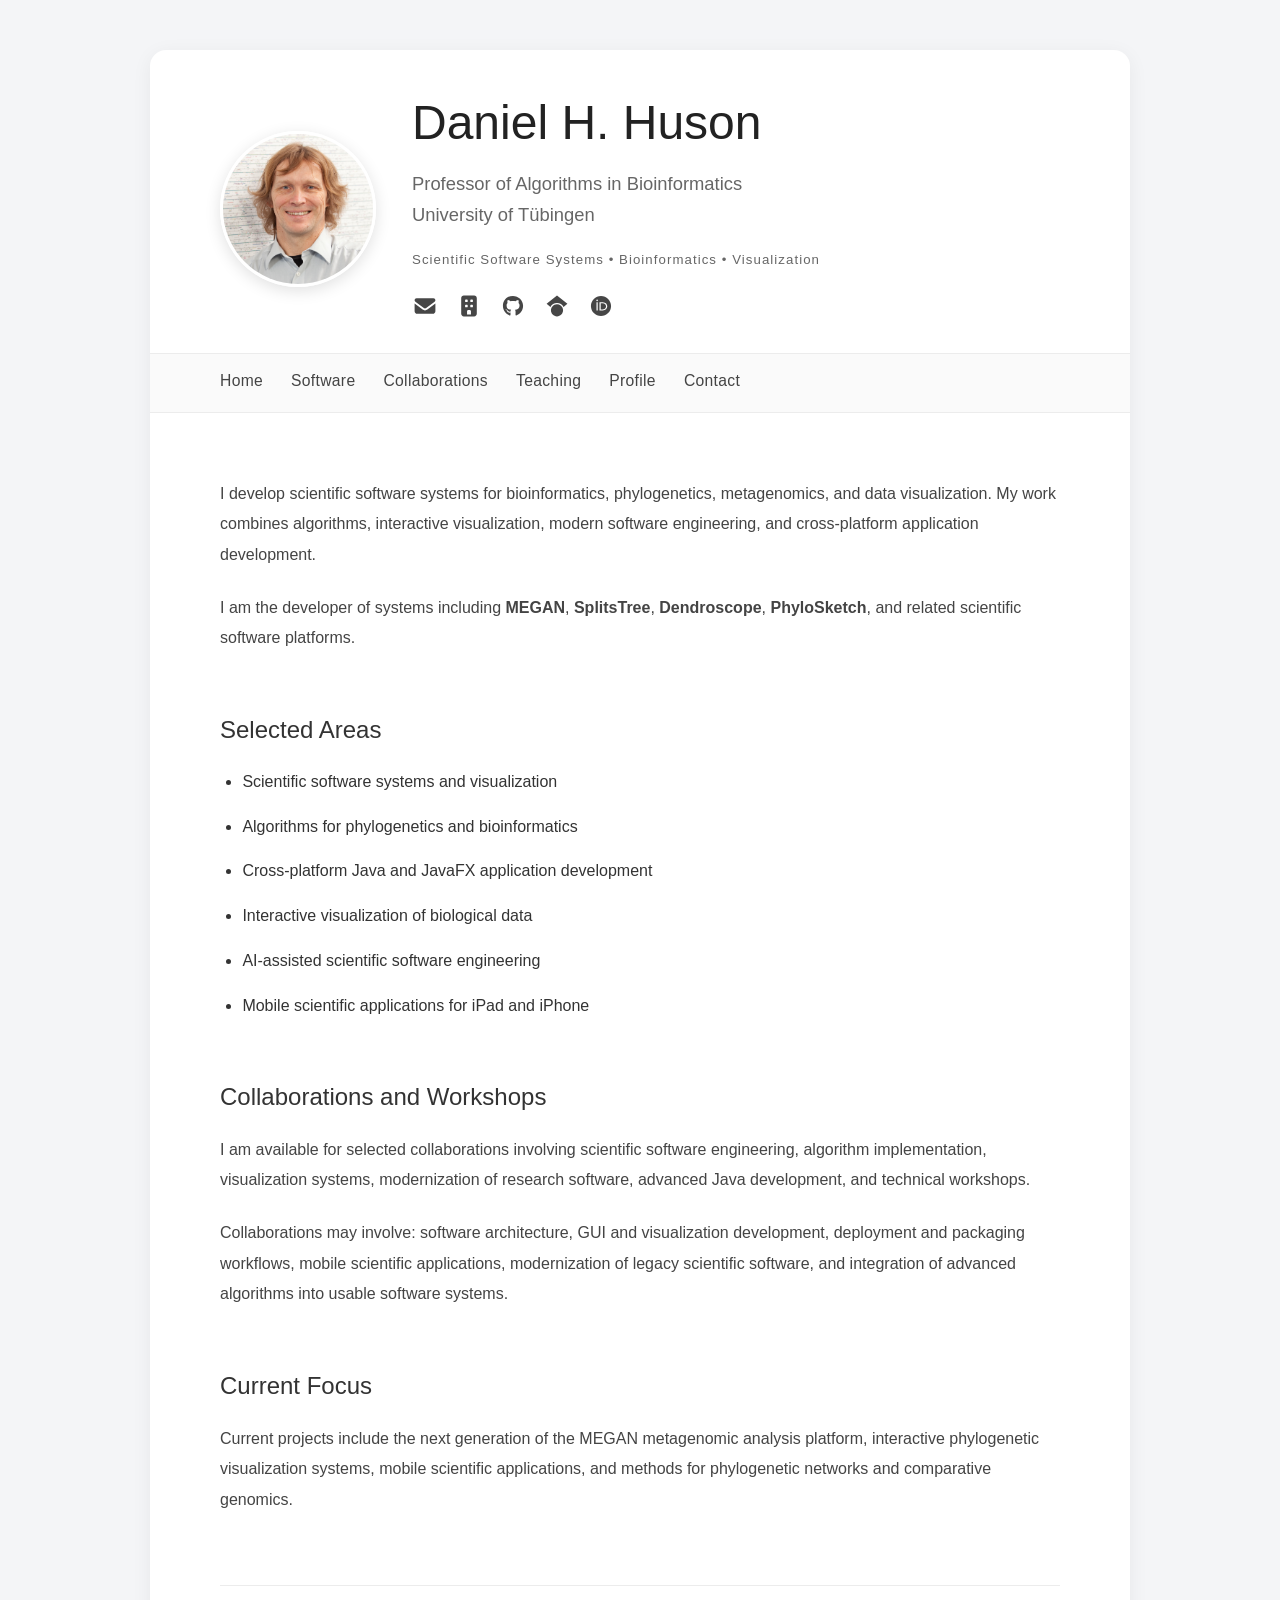
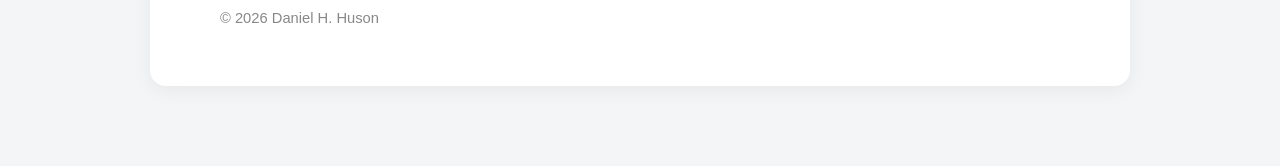
<file: index.html>
<!DOCTYPE html>
<html lang="en">

<head>
    <meta charset="UTF-8">
    <meta content="width=device-width, initial-scale=1.0" name="viewport">

    <title>Daniel H. Huson</title>

    <link href="style.css" rel="stylesheet">
</head>

<body>

<div class="container">

    <!-- Header -->
    <div class="header">
        <div class="header-layout">

            <img alt="portrait photo" class="profile-photo" src="images/daniel-huson.jpg">

            <div>
                <h1>Daniel H. Huson</h1>

                <div class="subtitle">
                    Professor of Algorithms in Bioinformatics<br>
                    University of Tübingen

                    <div class="tagline">
                        Scientific Software Systems • Bioinformatics • Visualization
                    </div>
                </div>

                <div class="icon-links">
                    <a href="mailto:daniel@huson.de" title="Email">
                        <img alt="Email" class="icon" src="images/icon-email.svg">
                    </a>
                    <a href="https://uni-tuebingen.de/en/fakultaeten/mathematisch-naturwissenschaftliche-fakultaet/fachbereiche/informatik/lehrstuehle/algorithms-in-bioinformatics/"
                       title="University of Tübingen">
                        <img alt="University" class="icon" src="images/icon-university.svg">
                    </a>

                    <a href="https://github.com/husonlab" title="GitHub">
                        <img alt="GitHub" class="icon" src="images/icon-github.svg">
                    </a>

                    <a href="https://scholar.google.com/citations?user=hLTZTG4AAAAJ&hl=en" title="Google Scholar">
                        <img alt="Google Scholar" class="icon" src="images/icon-scholar.svg">
                    </a>


                    <a href="https://orcid.org/0000-0002-2961-604X" title="ORCID">
                        <img alt="Orcid" class="icon" src="images/icon-orcid.svg">
                    </a>

                </div>
            </div>
        </div>
    </div>


    <!-- Navigation -->

    <div class="navbar">
        <a href="index.html">Home</a>
        <a href="software.html">Software</a>
        <a href="collaborations.html">Collaborations</a>
        <a href="teaching.html">Teaching</a>
        <a href="profile.html">Profile</a>
        <a href="contact.html">Contact</a>
    </div>

    <!-- Main Content -->

    <div class="content">

        <p>
            I develop scientific software systems for bioinformatics,
            phylogenetics, metagenomics, and data visualization.
            My work combines algorithms, interactive visualization,
            modern software engineering, and cross-platform application development.
        </p>

        <p>
            I am the developer of systems including
            <strong>MEGAN</strong>,
            <strong>SplitsTree</strong>,
            <strong>Dendroscope</strong>,
            <strong>PhyloSketch</strong>,
            and related scientific software platforms.
        </p>

        <h2>Selected Areas</h2>

        <ul class="software-list">

            <li>
                Scientific software systems and visualization
            </li>

            <li>
                Algorithms for phylogenetics and bioinformatics
            </li>

            <li>
                Cross-platform Java and JavaFX application development
            </li>

            <li>
                Interactive visualization of biological data
            </li>

            <li>
                AI-assisted scientific software engineering
            </li>

            <li>
                Mobile scientific applications for iPad and iPhone
            </li>

        </ul>

        <h2>Collaborations and Workshops</h2>

        <p>
            I am available for selected collaborations involving
            scientific software engineering, algorithm implementation,
            visualization systems, modernization of research software,
            advanced Java development, and technical workshops.
        </p>

        <p>
            Collaborations may involve:
            software architecture,
            GUI and visualization development,
            deployment and packaging workflows,
            mobile scientific applications,
            modernization of legacy scientific software,
            and integration of advanced algorithms into usable software systems.
        </p>

        <h2>Current Focus</h2>

        <p>
            Current projects include the next generation of the
            MEGAN metagenomic analysis platform,
            interactive phylogenetic visualization systems,
            mobile scientific applications,
            and methods for phylogenetic networks and comparative genomics.
        </p>

        <!-- Footer -->

        <div class="footer">
            © <span id="year"></span> Daniel H. Huson
        </div>
    </div>

</div>
<script>
    document.getElementById("year").textContent =
        new Date().getFullYear();
</script>
</body>

</html>
</file>
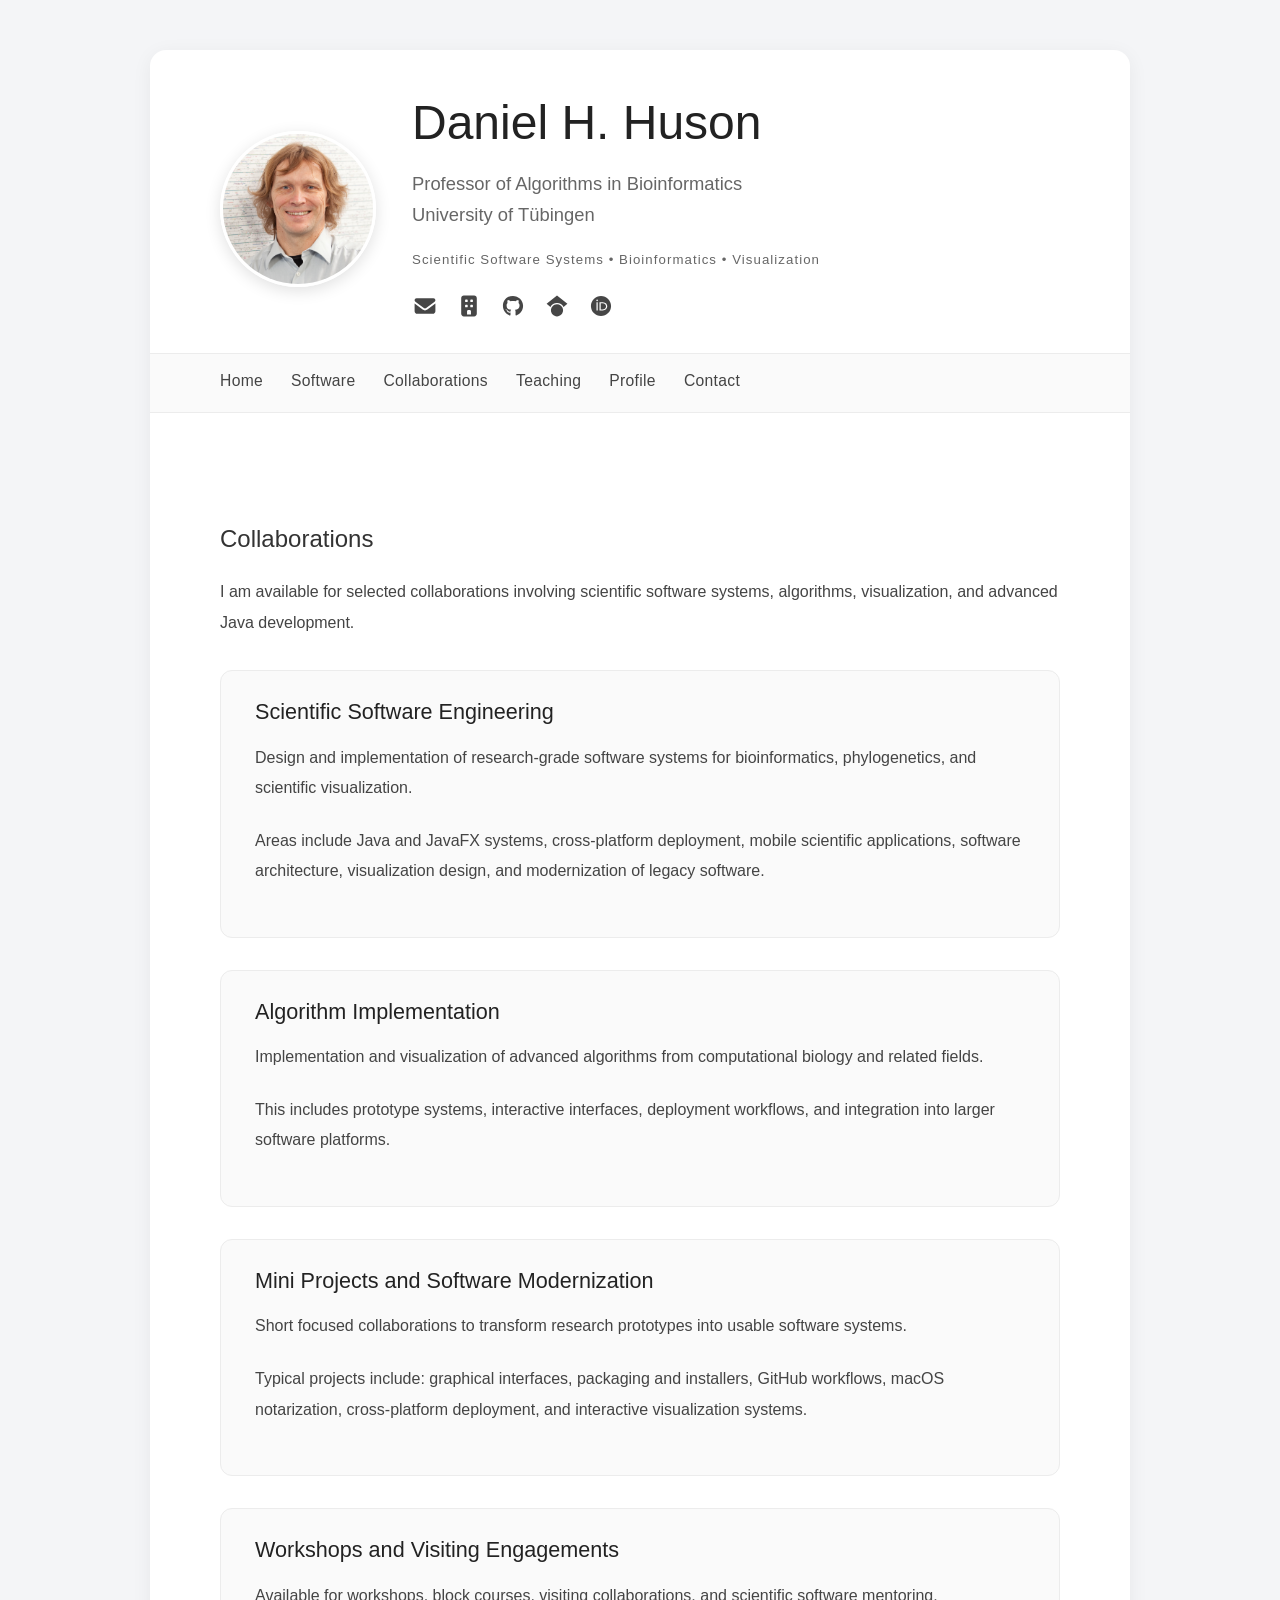
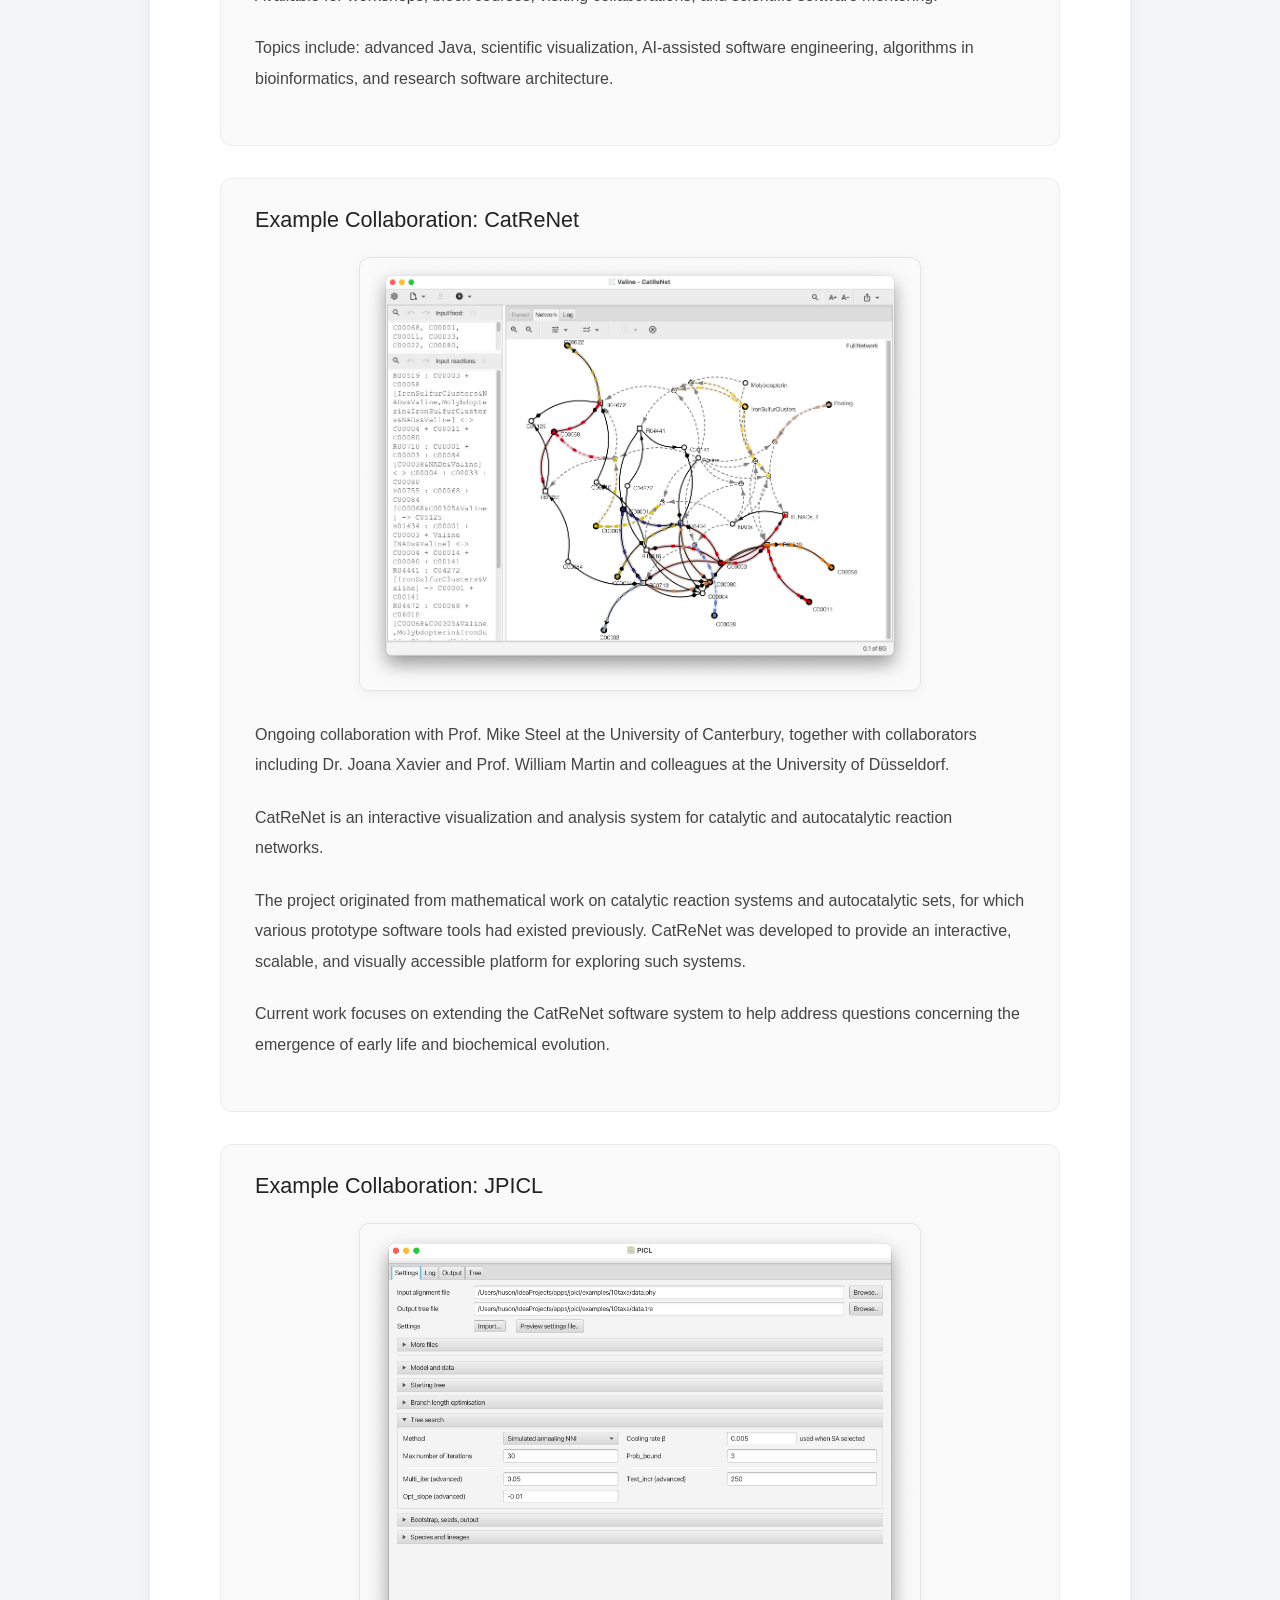
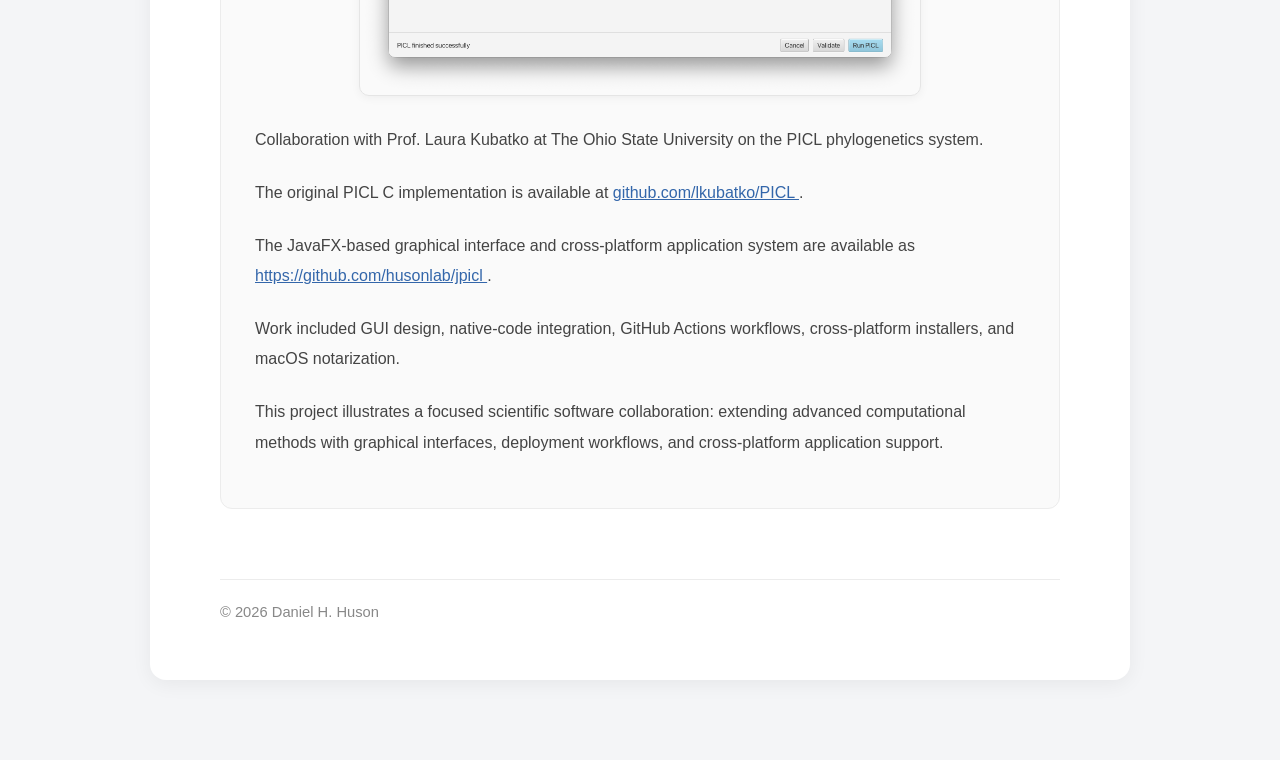
<file: collaborations.html>
<!DOCTYPE html>
<html lang="en">

<head>
    <meta charset="UTF-8">
    <meta name="viewport" content="width=device-width, initial-scale=1.0">

    <title>Collaborations — Daniel H. Huson</title>

    <link rel="stylesheet" href="style.css">
</head>

<body>

<div class="container">

    <!-- Header -->

    <div class="header">
        <div class="header-layout">

            <img alt="portrait photo" class="profile-photo" src="images/daniel-huson.jpg">

            <div>
                <h1>Daniel H. Huson</h1>

                <div class="subtitle">
                    Professor of Algorithms in Bioinformatics<br>
                    University of Tübingen

                    <div class="tagline">
                        Scientific Software Systems • Bioinformatics • Visualization
                    </div>
                </div>

                <div class="icon-links">
                    <a href="mailto:daniel@huson.de" title="Email">
                        <img alt="Email" class="icon" src="images/icon-email.svg">
                    </a>
                    <a href="https://uni-tuebingen.de/en/fakultaeten/mathematisch-naturwissenschaftliche-fakultaet/fachbereiche/informatik/lehrstuehle/algorithms-in-bioinformatics/"
                       title="University of Tübingen">
                        <img alt="University" class="icon" src="images/icon-university.svg">
                    </a>

                    <a href="https://github.com/husonlab" title="GitHub">
                        <img alt="GitHub" class="icon" src="images/icon-github.svg">
                    </a>

                    <a href="https://scholar.google.com/citations?user=hLTZTG4AAAAJ&hl=en" title="Google Scholar">
                        <img alt="Google Scholar" class="icon" src="images/icon-scholar.svg">
                    </a>


                    <a href="https://orcid.org/0000-0002-2961-604X" title="ORCID">
                        <img alt="Orcid" class="icon" src="images/icon-orcid.svg">
                    </a>

                </div>
            </div>
        </div>
    </div>

    <!-- Navigation -->

    <div class="navbar">
        <a href="index.html">Home</a>
        <a href="software.html">Software</a>
        <a href="collaborations.html">Collaborations</a>
        <a href="teaching.html">Teaching</a>
        <a href="profile.html">Profile</a>
        <a href="contact.html">Contact</a>
    </div>

    <!-- Main Content -->

    <div class="content">

        <h2>Collaborations</h2>

        <p>
            I am available for selected collaborations involving
            scientific software systems, algorithms,
            visualization, and advanced Java development.
        </p>

        <!-- Card -->

        <div class="collaboration-card">

            <h3>Scientific Software Engineering</h3>

            <p>
                Design and implementation of research-grade software systems
                for bioinformatics, phylogenetics,
                and scientific visualization.
            </p>

            <p>
                Areas include Java and JavaFX systems,
                cross-platform deployment,
                mobile scientific applications,
                software architecture,
                visualization design,
                and modernization of legacy software.
            </p>

        </div>

        <!-- Card -->

        <div class="collaboration-card">

            <h3>Algorithm Implementation</h3>

            <p>
                Implementation and visualization of advanced algorithms
                from computational biology and related fields.
            </p>

            <p>
                This includes prototype systems,
                interactive interfaces,
                deployment workflows,
                and integration into larger software platforms.
            </p>

        </div>

        <!-- Card -->

        <div class="collaboration-card">

            <h3>Mini Projects and Software Modernization</h3>

            <p>
                Short focused collaborations to transform
                research prototypes into usable software systems.
            </p>

            <p>
                Typical projects include:
                graphical interfaces,
                packaging and installers,
                GitHub workflows,
                macOS notarization,
                cross-platform deployment,
                and interactive visualization systems.
            </p>

        </div>

        <!-- Card -->

        <div class="collaboration-card">

            <h3>Workshops and Visiting Engagements</h3>

            <p>
                Available for workshops,
                block courses,
                visiting collaborations,
                and scientific software mentoring.
            </p>

            <p>
                Topics include:
                advanced Java,
                scientific visualization,
                AI-assisted software engineering,
                algorithms in bioinformatics,
                and research software architecture.
            </p>

        </div>

        <!-- Card -->

        <div class="collaboration-card">

            <h3>Example Collaboration: CatReNet</h3>

            <img src="images/catrenet.png" class="software-image medium-image">

            <p>
                Ongoing collaboration with
                Prof. Mike Steel
                at the University of Canterbury,
                together with collaborators including
                Dr. Joana Xavier
                and
                Prof. William Martin and colleagues at the
                University of Düsseldorf.
            </p>

            <p>
                CatReNet is an interactive visualization and analysis system
                for catalytic and autocatalytic reaction networks.
            </p>

            <p>
                The project originated from mathematical work on catalytic
                reaction systems and autocatalytic sets,
                for which various prototype software tools had existed previously.
                CatReNet was developed to provide an interactive,
                scalable,
                and visually accessible platform for exploring such systems.
            </p>

            <p>
                Current work focuses on extending the CatReNet software system
                to help address questions concerning
                the emergence of early life and biochemical evolution.
            </p>

        </div>

        <div class="collaboration-card">

            <h3>Example Collaboration: JPICL</h3>

            <img src="images/PICL.png" class="software-image medium-image" alt="JPICL screen shot">

            <p>
                Collaboration with
                Prof. Laura Kubatko
                at
                The Ohio State University
                on the PICL phylogenetics system.
            </p>

            <p>
                The original PICL C implementation is available at
                <a href="https://github.com/lkubatko/PICL">
                    github.com/lkubatko/PICL
                </a>.
            </p>

            <p>
                The JavaFX-based graphical interface
                and cross-platform application system are available as
                <a href="https://github.com/husonlab/jpicl">
                    https://github.com/husonlab/jpicl
                </a>.
            </p>

            <p>
                Work included GUI design,
                native-code integration,
                GitHub Actions workflows,
                cross-platform installers,
                and macOS notarization.
            </p>

            <p>
                This project illustrates a focused scientific software collaboration:
                extending advanced computational methods with graphical interfaces,
                deployment workflows, and cross-platform application support.
            </p>
        </div>

        <!-- Footer -->

        <div class="footer">
            © <span id="year"></span> Daniel H. Huson
        </div>
    </div>

</div>

<script>
    document.getElementById("year").textContent =
        new Date().getFullYear();
</script>

</body>

</html>
</file>
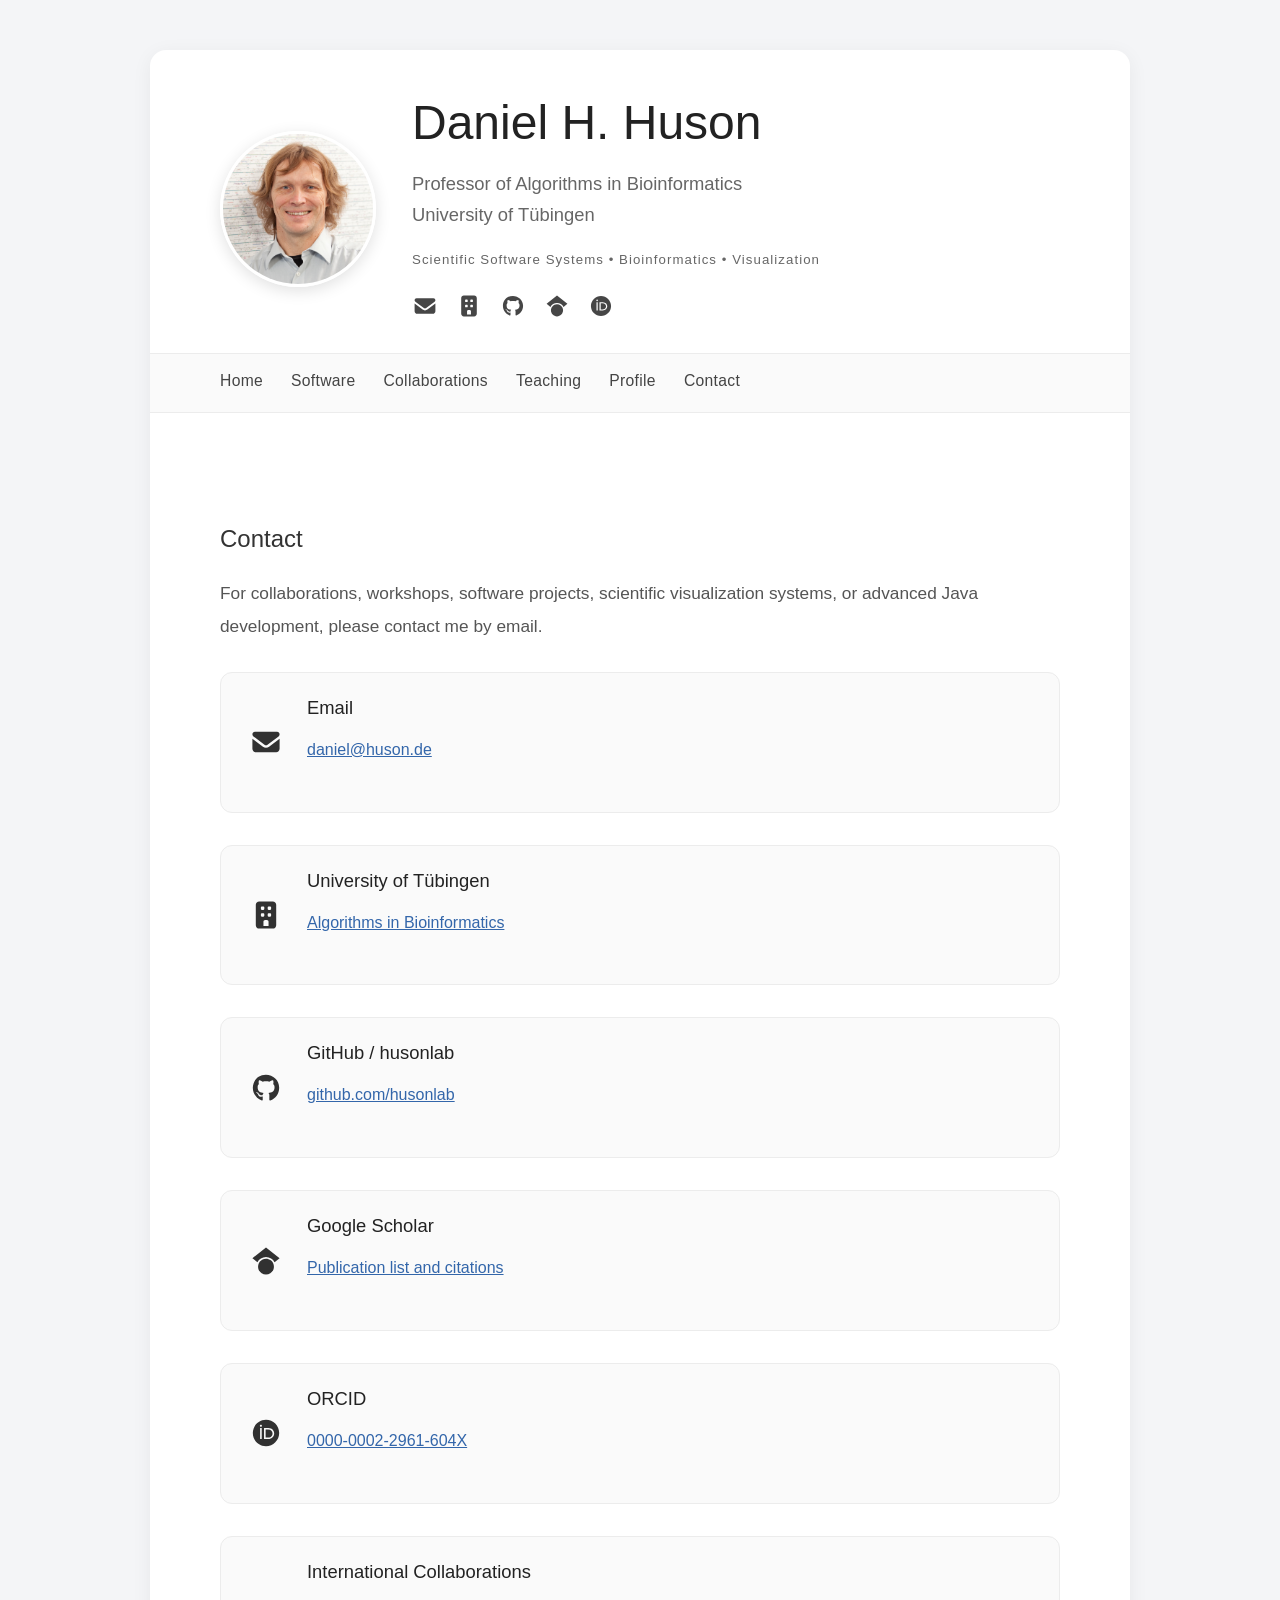
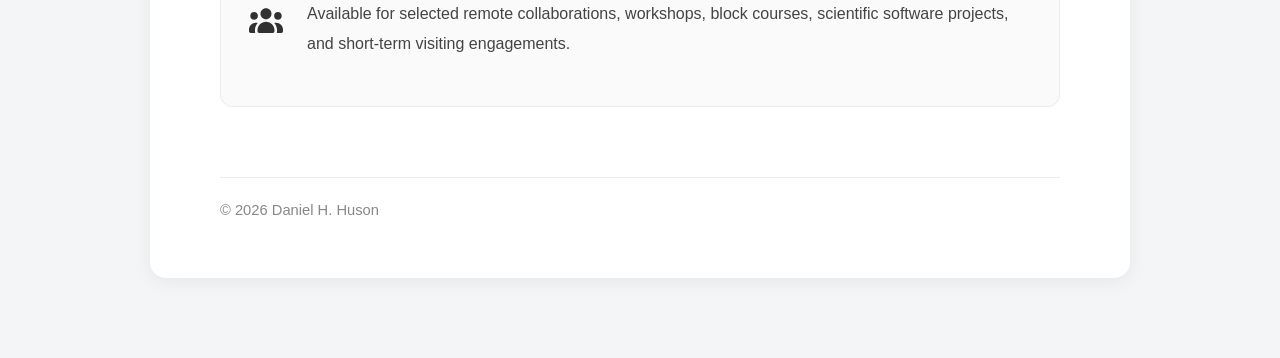
<file: contact.html>
<!DOCTYPE html>
<html lang="en">

<head>
    <meta charset="UTF-8">
    <meta name="viewport" content="width=device-width, initial-scale=1.0">

    <title>Contact — Daniel H. Huson</title>

    <link rel="stylesheet" href="style.css">
</head>

<body>

<div class="container">

    <div class="header">
        <div class="header-layout">

            <img alt="portrait photo" class="profile-photo" src="images/daniel-huson.jpg">

            <div>
                <h1>Daniel H. Huson</h1>

                <div class="subtitle">
                    Professor of Algorithms in Bioinformatics<br>
                    University of Tübingen

                    <div class="tagline">
                        Scientific Software Systems • Bioinformatics • Visualization
                    </div>
                </div>

                <div class="icon-links">
                    <a href="mailto:daniel@huson.de" title="Email">
                        <img alt="Email" class="icon" src="images/icon-email.svg">
                    </a>
                    <a href="https://uni-tuebingen.de/en/fakultaeten/mathematisch-naturwissenschaftliche-fakultaet/fachbereiche/informatik/lehrstuehle/algorithms-in-bioinformatics/"
                       title="University of Tübingen">
                        <img alt="University" class="icon" src="images/icon-university.svg">
                    </a>

                    <a href="https://github.com/husonlab" title="GitHub">
                        <img alt="GitHub" class="icon" src="images/icon-github.svg">
                    </a>

                    <a href="https://scholar.google.com/citations?user=hLTZTG4AAAAJ&hl=en" title="Google Scholar">
                        <img alt="Google Scholar" class="icon" src="images/icon-scholar.svg">
                    </a>


                    <a href="https://orcid.org/0000-0002-2961-604X" title="ORCID">
                        <img alt="Orcid" class="icon" src="images/icon-orcid.svg">
                    </a>

                </div>
            </div>
        </div>
    </div>

    <div class="navbar">
        <a href="index.html">Home</a>
        <a href="software.html">Software</a>
        <a href="collaborations.html">Collaborations</a>
        <a href="teaching.html">Teaching</a>
        <a href="profile.html">Profile</a>
        <a href="contact.html">Contact</a>
    </div>

    <div class="content">

        <h2>Contact</h2>

        <p class="lead">
            For collaborations, workshops, software projects,
            scientific visualization systems,
            or advanced Java development,
            please contact me by email.
        </p>

        <!-- Email -->

        <div class="contact-card">

            <img alt="Email" class="contact-icon" src="images/icon-email.svg">

            <div>
                <h3>Email</h3>

                <p>
                    <a href="mailto:daniel@huson.de">
                        daniel@huson.de
                    </a>
                </p>
            </div>

        </div>

        <!-- University -->

        <div class="contact-card">

            <img alt="University" class="contact-icon" src="images/icon-university.svg">

            <div>
                <h3>University of Tübingen</h3>

                <p>
                    <a href="https://uni-tuebingen.de/en/fakultaeten/mathematisch-naturwissenschaftliche-fakultaet/fachbereiche/informatik/lehrstuehle/algorithms-in-bioinformatics/">
                        Algorithms in Bioinformatics
                    </a>
                </p>
            </div>

        </div>

        <!-- GitHub -->

        <div class="contact-card">

            <img alt="GitHub" class="contact-icon" src="images/icon-github.svg">

            <div>
                <h3>GitHub / husonlab</h3>

                <p>
                    <a href="https://github.com/husonlab">
                        github.com/husonlab
                    </a>
                </p>
            </div>

        </div>

        <!-- Scholar -->

        <div class="contact-card">

            <img alt="Google Scholar" class="contact-icon" src="images/icon-scholar.svg">

            <div>
                <h3>Google Scholar</h3>

                <p>
                    <a href="https://scholar.google.com/citations?user=hLTZTG4AAAAJ&hl=en">
                        Publication list and citations
                    </a>
                </p>
            </div>

        </div>

        <!-- ORCID -->

        <div class="contact-card">

            <img alt="Orcid" class="contact-icon" src="images/icon-orcid.svg">


            <div>
                <h3>ORCID</h3>

                <p>
                    <a href="https://orcid.org/0000-0002-2961-604X">
                        0000-0002-2961-604X
                    </a>
                </p>
            </div>

        </div>

        <!-- Collaborations -->

        <div class="contact-card">

            <img alt="Collaborations" src="images/icon-collaboration.svg" class="contact-icon">

            <div>
                <h3>International Collaborations</h3>

                <p>
                    Available for selected remote collaborations,
                    workshops,
                    block courses,
                    scientific software projects,
                    and short-term visiting engagements.
                </p>
            </div>

        </div>

        <div class="footer">
            © <span id="year"></span> Daniel H. Huson
        </div>

    </div>
</div>
<script>
    document.getElementById("year").textContent =
        new Date().getFullYear();
</script>
</body>

</html>
</file>
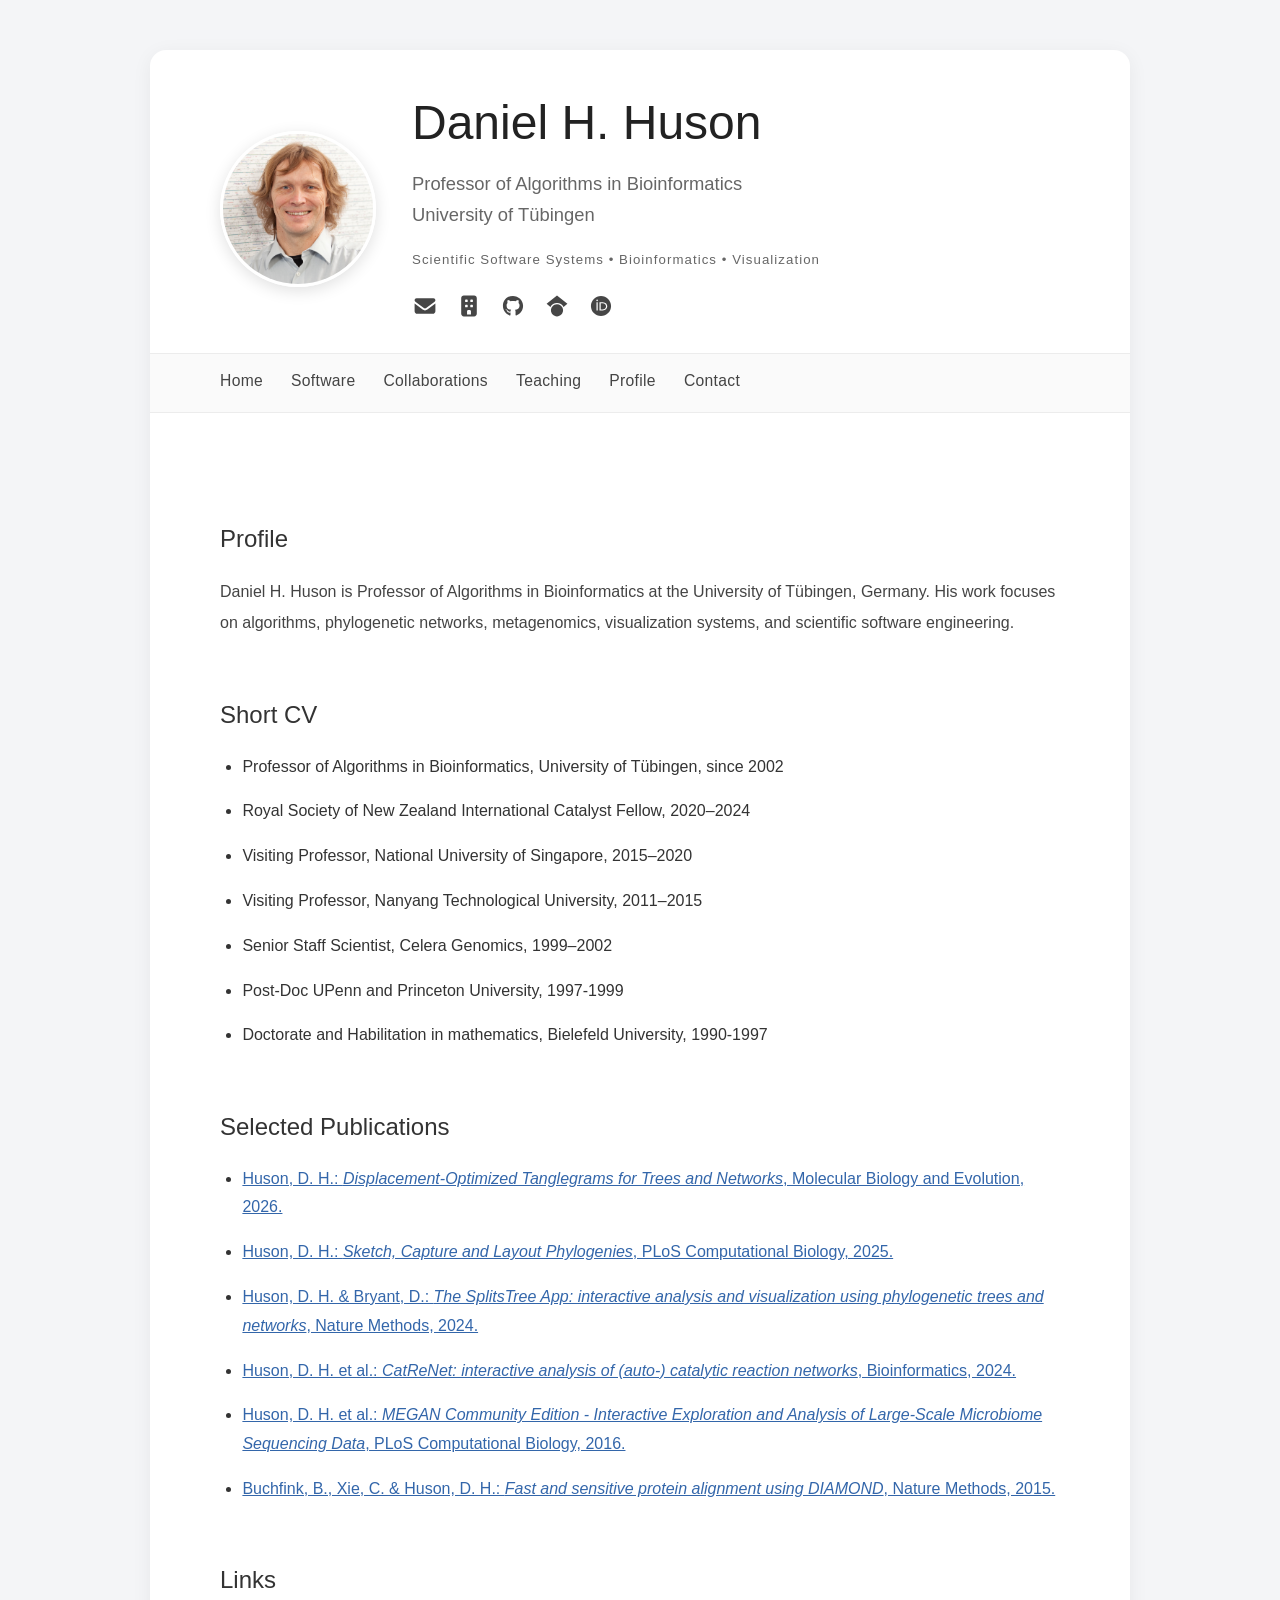
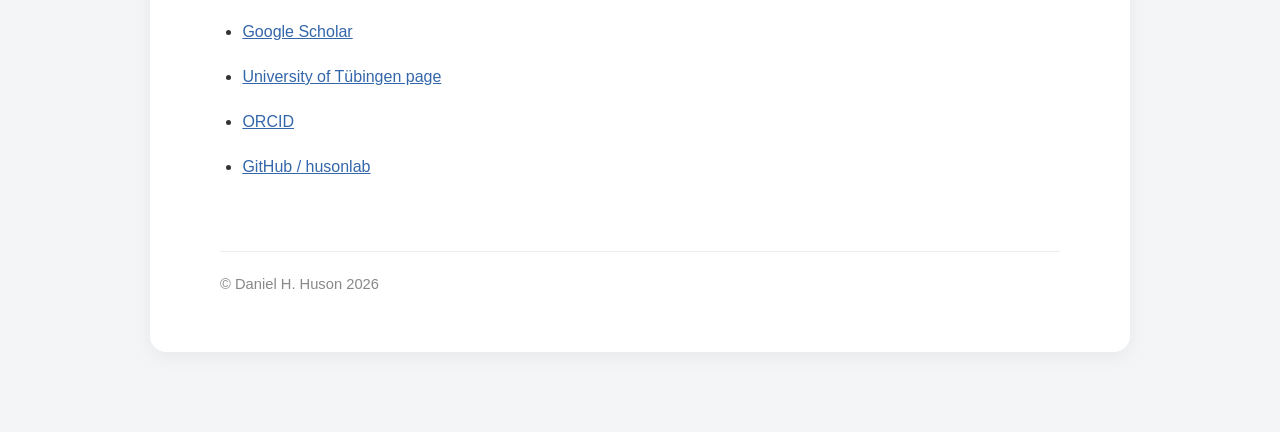
<file: profile.html>
<!DOCTYPE html>
<html lang="en">

<head>
    <meta charset="UTF-8">
    <meta name="viewport" content="width=device-width, initial-scale=1.0">
    <title>Profile — Daniel H. Huson</title>
    <link rel="stylesheet" href="style.css">
</head>

<body>

<div class="container">

    <div class="header">
        <div class="header-layout">

            <img alt="portrait photo" class="profile-photo" src="images/daniel-huson.jpg">

            <div>
                <h1>Daniel H. Huson</h1>

                <div class="subtitle">
                    Professor of Algorithms in Bioinformatics<br>
                    University of Tübingen

                    <div class="tagline">
                        Scientific Software Systems • Bioinformatics • Visualization
                    </div>
                </div>

                <div class="icon-links">
                    <a href="mailto:daniel@huson.de" title="Email">
                        <img alt="Email" class="icon" src="images/icon-email.svg">
                    </a>
                    <a href="https://uni-tuebingen.de/en/fakultaeten/mathematisch-naturwissenschaftliche-fakultaet/fachbereiche/informatik/lehrstuehle/algorithms-in-bioinformatics/"
                       title="University of Tübingen">
                        <img alt="University" class="icon" src="images/icon-university.svg">
                    </a>

                    <a href="https://github.com/husonlab" title="GitHub">
                        <img alt="GitHub" class="icon" src="images/icon-github.svg">
                    </a>

                    <a href="https://scholar.google.com/citations?user=hLTZTG4AAAAJ&hl=en" title="Google Scholar">
                        <img alt="Google Scholar" class="icon" src="images/icon-scholar.svg">
                    </a>


                    <a href="https://orcid.org/0000-0002-2961-604X" title="ORCID">
                        <img alt="Orcid" class="icon" src="images/icon-orcid.svg">
                    </a>

                </div>
            </div>
        </div>
    </div>

    <div class="navbar">
        <a href="index.html">Home</a>
        <a href="software.html">Software</a>
        <a href="collaborations.html">Collaborations</a>
        <a href="teaching.html">Teaching</a>
        <a href="profile.html">Profile</a>
        <a href="contact.html">Contact</a>
    </div>

    <div class="content">

        <h2>Profile</h2>

        <p>
            Daniel H. Huson is Professor of Algorithms in Bioinformatics
            at the University of Tübingen, Germany.
            His work focuses on algorithms, phylogenetic networks,
            metagenomics, visualization systems, and scientific software engineering.
        </p>

        <h2>Short CV</h2>

        <ul class="software-list">
            <li>Professor of Algorithms in Bioinformatics, University of Tübingen, since 2002</li>
            <li>Royal Society of New Zealand International Catalyst Fellow, 2020–2024</li>
            <li>Visiting Professor, National University of Singapore, 2015–2020</li>
            <li>Visiting Professor, Nanyang Technological University, 2011–2015</li>
            <li>Senior Staff Scientist, Celera Genomics, 1999–2002</li>
            <li>Post-Doc UPenn and Princeton University, 1997-1999</li>
            <li>Doctorate and Habilitation in mathematics, Bielefeld University, 1990-1997</li>
        </ul>

        <h2>Selected Publications</h2>

        <ul class="software-list">
            <li>
                <a href="https://doi.org/10.1093/molbev/msag066">
                    Huson, D. H.:
                    <em>Displacement-Optimized Tanglegrams for Trees and Networks</em>,
                    Molecular Biology and Evolution, 2026.
                </a>
            </li>

            <li>
                <a href="https://doi.org/10.1371/journal.pcbi.1013805">
                    Huson, D. H.:
                    <em>Sketch, Capture and Layout Phylogenies</em>,
                    PLoS Computational Biology, 2025.
                </a>
            </li>

            <li>
                <a href="https://doi.org/10.1038/s41592-024-02406-3">
                    Huson, D. H. & Bryant, D.:
                    <em>The SplitsTree App: interactive analysis and visualization using phylogenetic trees and
                        networks</em>,
                    Nature Methods, 2024.
                </a>
            </li>

            <li>
                <a href="https://doi.org/10.1093/bioinformatics/btae515">
                    Huson, D. H. et al.:
                    <em>CatReNet: interactive analysis of (auto-) catalytic reaction networks</em>,
                    Bioinformatics, 2024.
                </a>
            </li>

            <li>
                <a href="https://doi.org/10.1371/journal.pcbi.1004957">
                    Huson, D. H. et al.:
                    <em>MEGAN Community Edition - Interactive Exploration and Analysis of Large-Scale Microbiome
                        Sequencing Data</em>,
                    PLoS Computational Biology, 2016.
                </a>
            </li>

            <li>
                <a href="https://doi.org/10.1038/nmeth.3176">
                    Buchfink, B., Xie, C. & Huson, D. H.:
                    <em>Fast and sensitive protein alignment using DIAMOND</em>,
                    Nature Methods, 2015.
                </a>
            </li>
        </ul>

        <h2>Links</h2>

        <ul class="software-list">
            <li>
                <a href="https://scholar.google.com/citations?user=hLTZTG4AAAAJ&hl=en">
                    Google Scholar
                </a>
            </li>
            <li>
                <a href="https://uni-tuebingen.de/en/fakultaeten/mathematisch-naturwissenschaftliche-fakultaet/fachbereiche/informatik/lehrstuehle/algorithms-in-bioinformatics/">
                    University of Tübingen page
                </a>
            </li>
            <li>
                <a href="https://orcid.org/0000-0002-2961-604X">
                    ORCID
                </a>
            </li>
            <li>
                <a href="https://github.com/husonlab">
                    GitHub / husonlab
                </a>
            </li>
        </ul>

        <div class="footer">
            © Daniel H. Huson
            <span id="year"></span>
        </div>
    </div>

</div>

<script>
    document.getElementById("year").textContent =
        new Date().getFullYear();
</script>

</body>

</html>
</file>
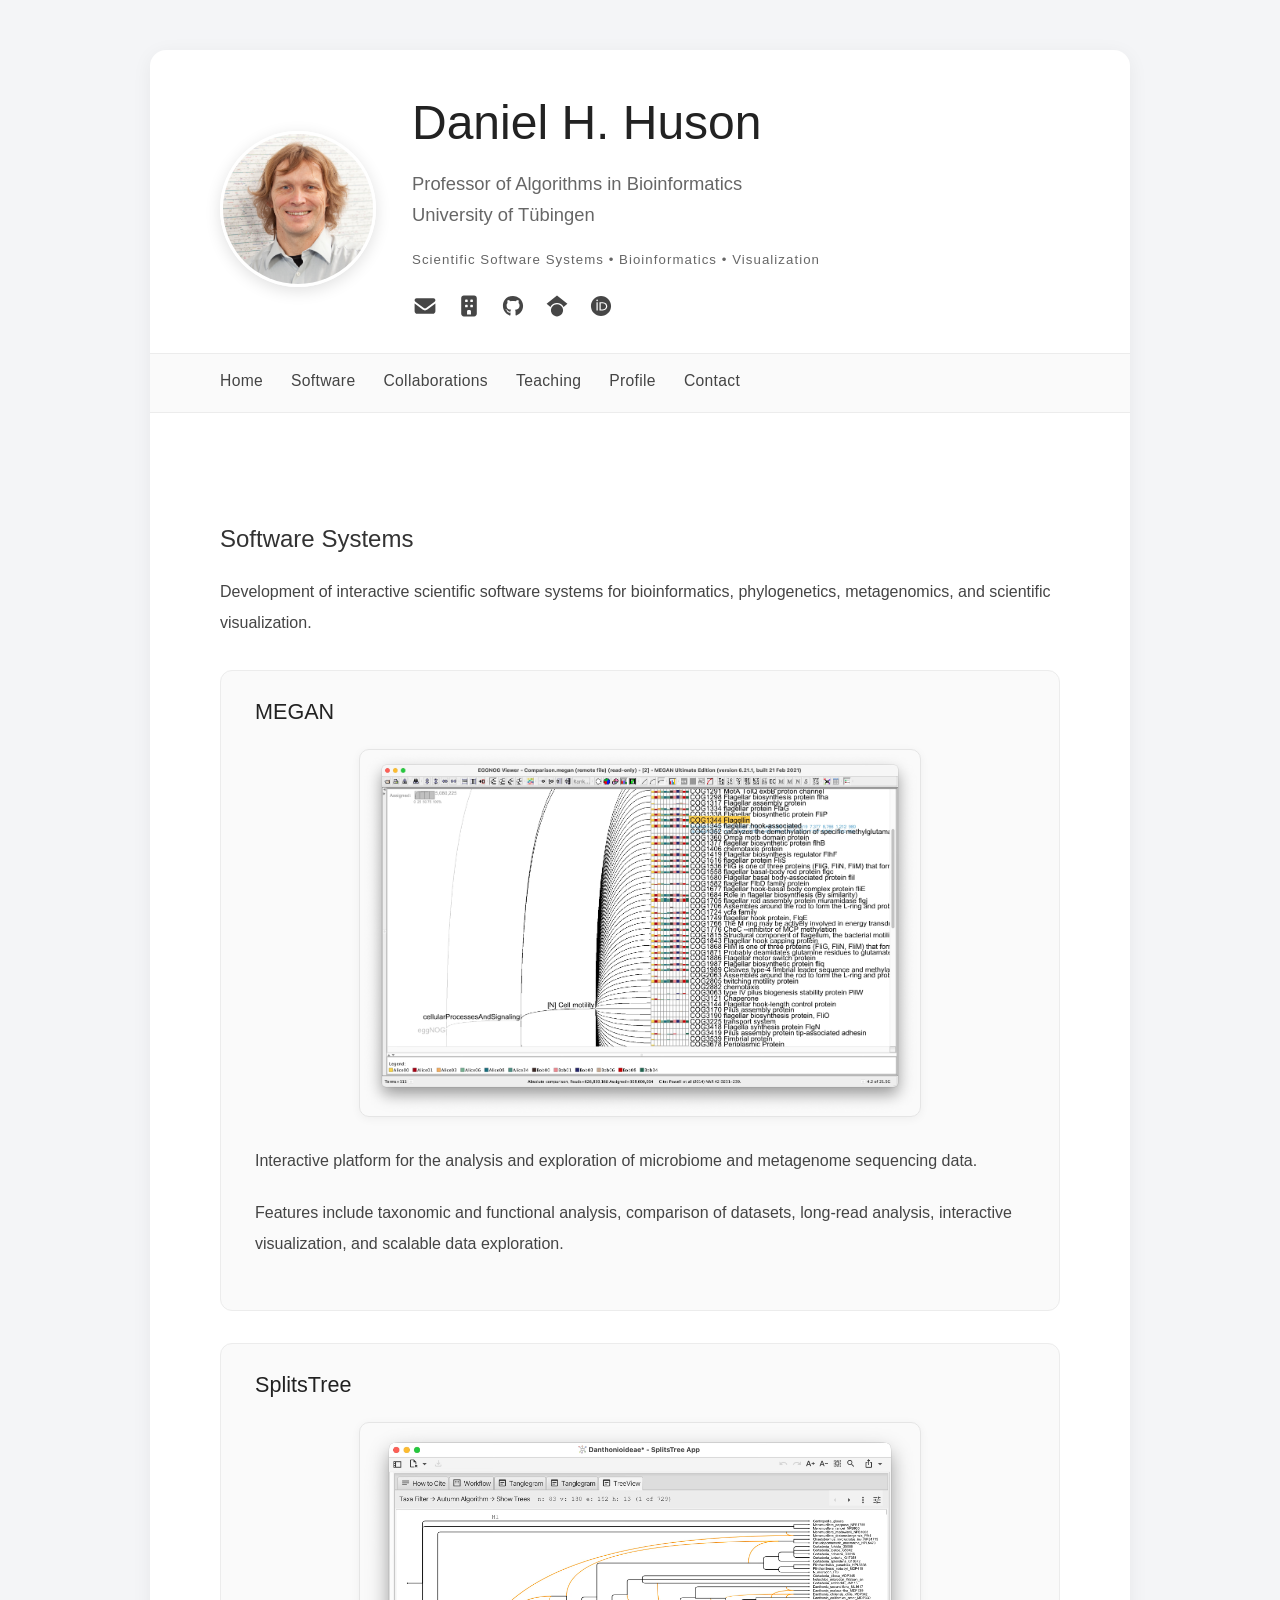
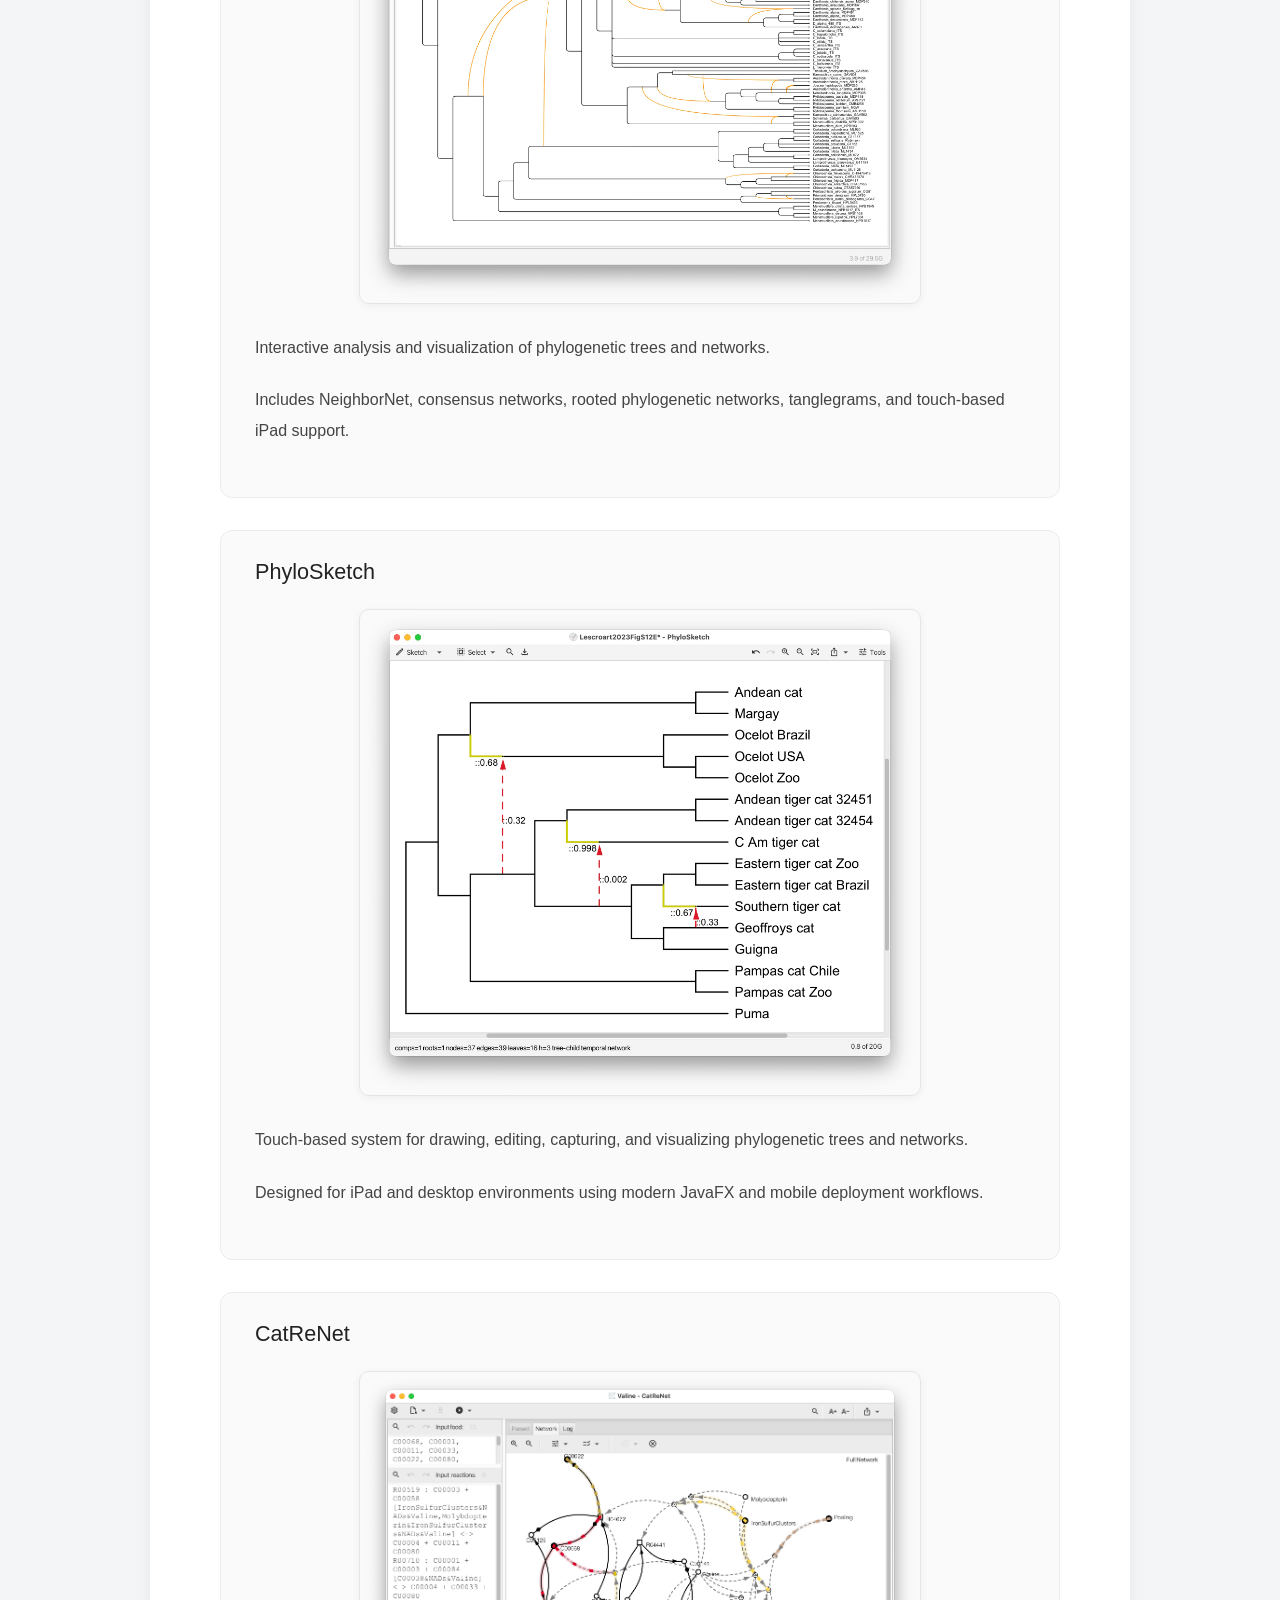
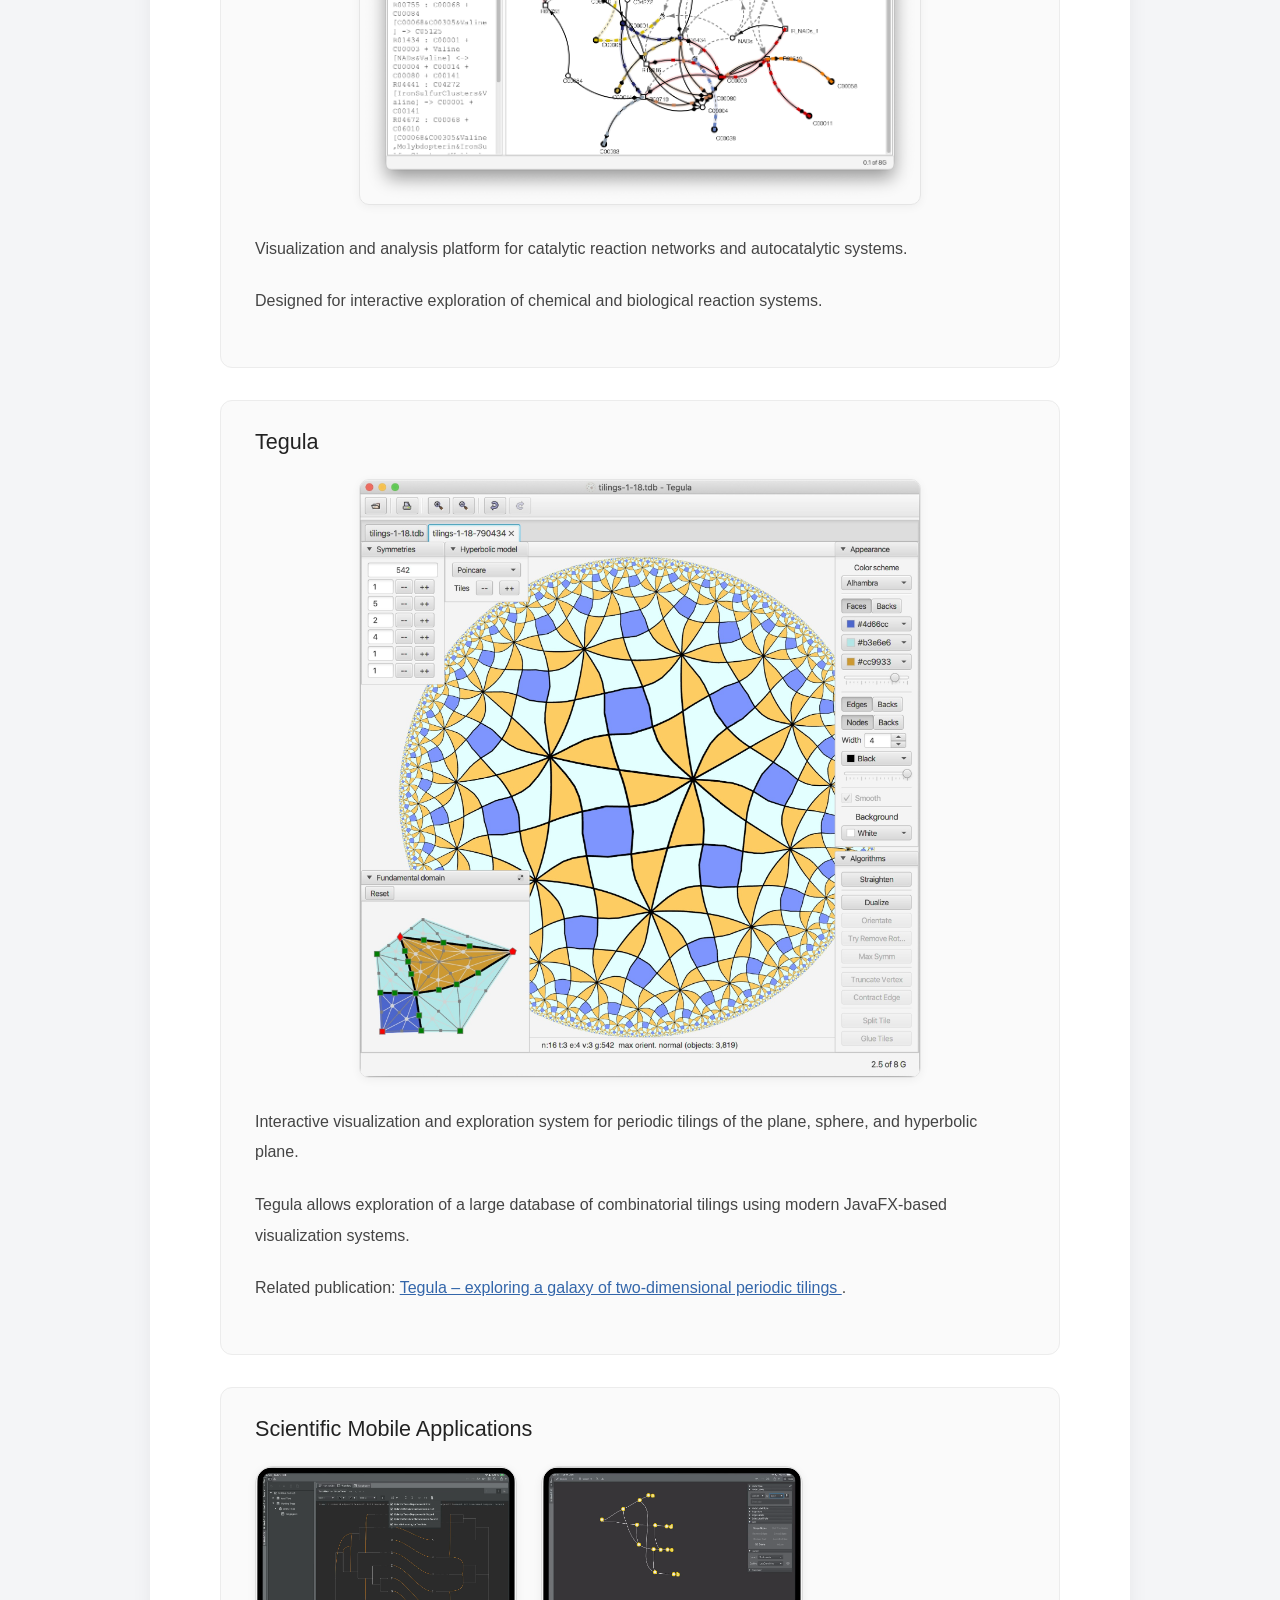
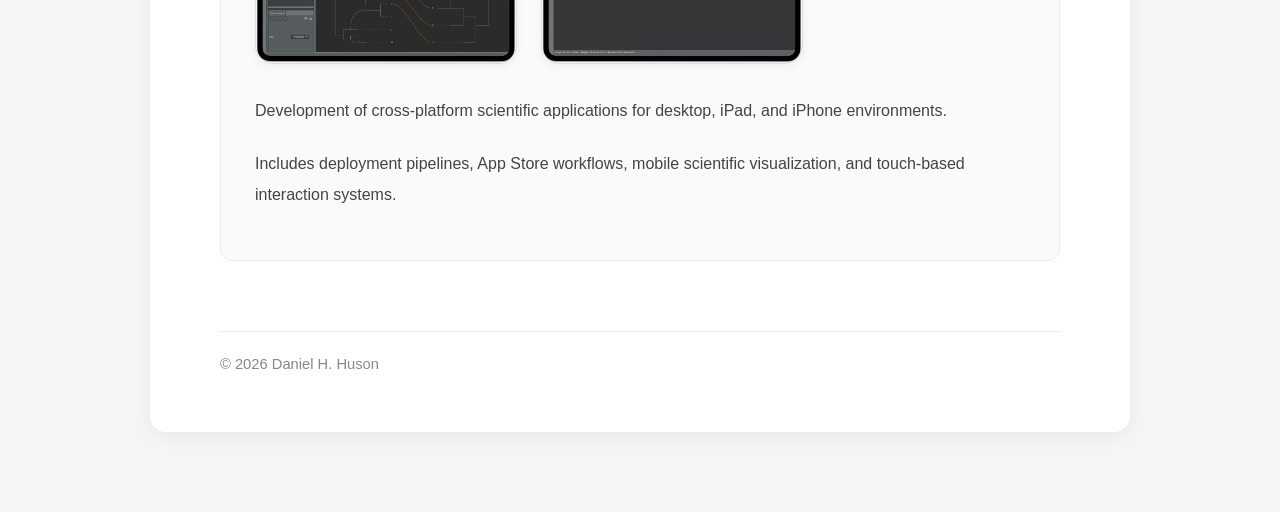
<file: software.html>
<!DOCTYPE html>
<html lang="en">

<head>
    <meta charset="UTF-8">
    <meta name="viewport" content="width=device-width, initial-scale=1.0">

    <title>Software - Daniel H. Huson</title>

    <link rel="stylesheet" href="style.css">
</head>

<body>

<div class="container">

    <!-- Header -->

    <div class="header">
        <div class="header-layout">

            <img alt="portrait photo" class="profile-photo" src="images/daniel-huson.jpg">

            <div>
                <h1>Daniel H. Huson</h1>

                <div class="subtitle">
                    Professor of Algorithms in Bioinformatics<br>
                    University of Tübingen

                    <div class="tagline">
                        Scientific Software Systems • Bioinformatics • Visualization
                    </div>
                </div>

                <div class="icon-links">
                    <a href="mailto:daniel@huson.de" title="Email">
                        <img alt="Email" class="icon" src="images/icon-email.svg">
                    </a>
                    <a href="https://uni-tuebingen.de/en/fakultaeten/mathematisch-naturwissenschaftliche-fakultaet/fachbereiche/informatik/lehrstuehle/algorithms-in-bioinformatics/"
                       title="University of Tübingen">
                        <img alt="University" class="icon" src="images/icon-university.svg">
                    </a>

                    <a href="https://github.com/husonlab" title="GitHub">
                        <img alt="GitHub" class="icon" src="images/icon-github.svg">
                    </a>

                    <a href="https://scholar.google.com/citations?user=hLTZTG4AAAAJ&hl=en" title="Google Scholar">
                        <img alt="Google Scholar" class="icon" src="images/icon-scholar.svg">
                    </a>


                    <a href="https://orcid.org/0000-0002-2961-604X" title="ORCID">
                        <img alt="Orcid" class="icon" src="images/icon-orcid.svg">
                    </a>

                </div>
            </div>
        </div>
    </div>

    <!-- Navigation -->

    <div class="navbar">
        <a href="index.html">Home</a>
        <a href="software.html">Software</a>
        <a href="collaborations.html">Collaborations</a>
        <a href="teaching.html">Teaching</a>
        <a href="profile.html">Profile</a>
        <a href="contact.html">Contact</a>
    </div>

    <!-- Main Content -->

    <div class="content">

    <h2>Software Systems</h2>

    <p>
        Development of interactive scientific software systems
        for bioinformatics, phylogenetics,
        metagenomics, and scientific visualization.
    </p>

    <!-- MEGAN -->

    <div class="software-card">

        <h3>MEGAN</h3>

        <img src="images/megan.png" class="software-image" alt="MEGAN screenshot">

        <p>
            Interactive platform for the analysis and exploration
            of microbiome and metagenome sequencing data.
        </p>

        <p>
            Features include taxonomic and functional analysis,
            comparison of datasets,
            long-read analysis,
            interactive visualization,
            and scalable data exploration.
        </p>

    </div>

    <!-- SplitsTree -->

    <div class="software-card">

        <h3>SplitsTree</h3>

        <img src="images/SplitsTree-desktop.png" class="software-image" alt="SplitsTree screenshot">

        <p>
            Interactive analysis and visualization of phylogenetic
            trees and networks.
        </p>

        <p>
            Includes NeighborNet,
            consensus networks,
            rooted phylogenetic networks,
            tanglegrams,
            and touch-based iPad support.
        </p>

    </div>

    <!-- PhyloSketch -->

    <div class="software-card">

        <h3>PhyloSketch</h3>

        <img src="images/phylosketch.png" class="software-image" alt="PhyloSketch screenshot">

        <p>
            Touch-based system for drawing,
            editing, capturing,
            and visualizing phylogenetic trees and networks.
        </p>

        <p>
            Designed for iPad and desktop environments
            using modern JavaFX and mobile deployment workflows.
        </p>

    </div>

    <!-- CatReNet -->

    <div class="software-card">

        <h3>CatReNet</h3>

        <img src="images/catrenet.png" class="software-image" alt="CatReNet screenshot">

        <p>
            Visualization and analysis platform
            for catalytic reaction networks
            and autocatalytic systems.
        </p>

        <p>
            Designed for interactive exploration
            of chemical and biological reaction systems.
        </p>

    </div>

        <div class="software-card">

            <h3>Tegula</h3>

            <img src="images/tegula.png" class="software-image" alt="Tegula screenshot">


            <p>
                Interactive visualization and exploration system
                for periodic tilings of the plane,
                sphere,
                and hyperbolic plane.
            </p>

            <p>
                Tegula allows exploration of a large database
                of combinatorial tilings using modern
                JavaFX-based visualization systems.
            </p>

            <p>
                Related publication:
                <a href="https://doi.org/10.1016/j.cagd.2021.102027">
                    Tegula – exploring a galaxy of two-dimensional periodic tilings
                </a>.
            </p>

        </div>

    <!-- Mobile -->

    <div class="software-card">

        <h3>Scientific Mobile Applications</h3>

        <div class="mobile-gallery">

            <img src="images/SplitsTree-mobile.png" class="mobile-image" alt="SplitsTree on iPad">

            <img src="images/phylosketch-mobile.png" class="mobile-image" alt="PhyloSketch on iPad">

        </div>

        <p>
            Development of cross-platform scientific applications
            for desktop, iPad, and iPhone environments.
        </p>

        <p>
            Includes deployment pipelines,
            App Store workflows,
            mobile scientific visualization,
            and touch-based interaction systems.
        </p>

    </div>


        <!-- Footer -->

    <div class="footer">
        © <span id="year"></span> Daniel H. Huson
    </div>
    </div>

    <script>
        document.getElementById("year").textContent =
            new Date().getFullYear();
    </script>

</div>

</body>

</html>
</file>
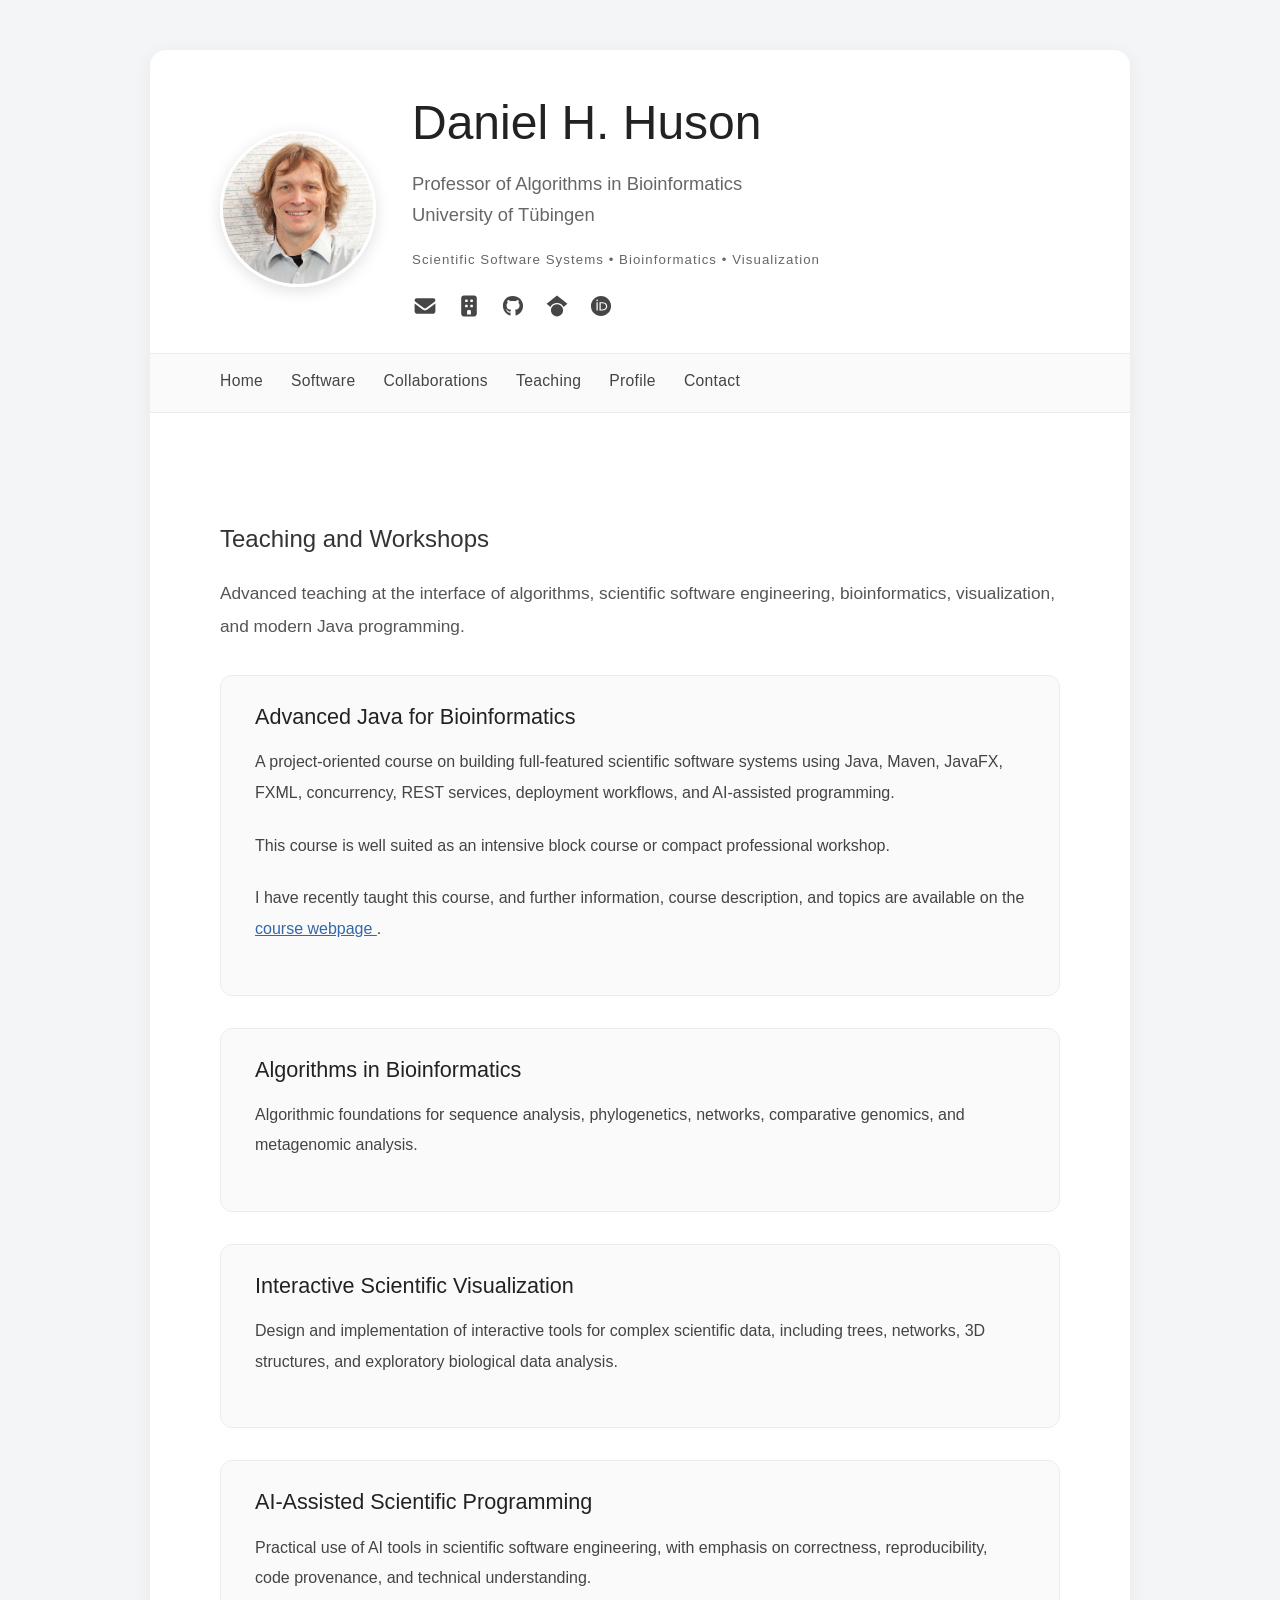
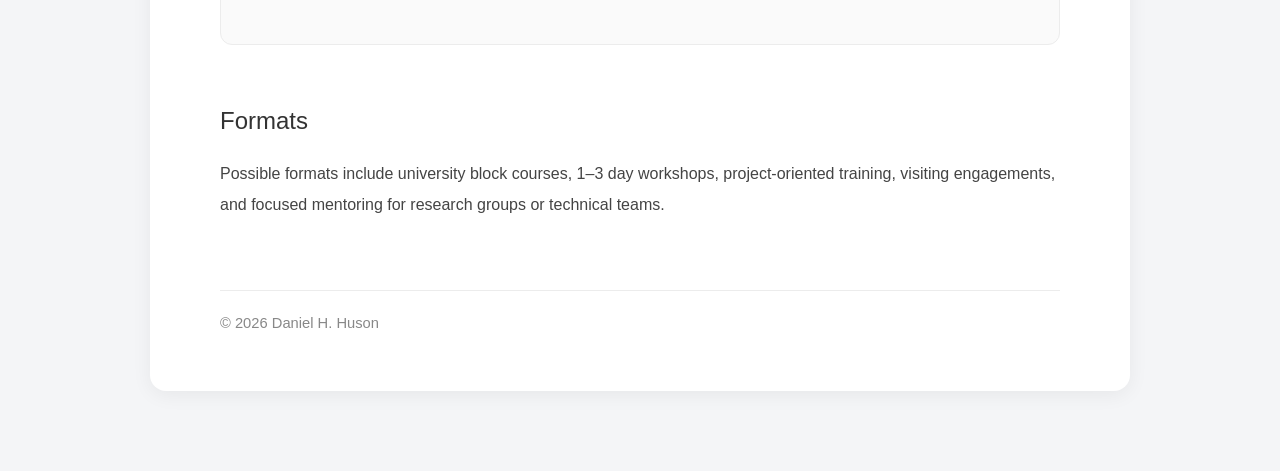
<file: teaching.html>
<!DOCTYPE html>
<html lang="en">

<head>
    <meta charset="UTF-8">
    <meta name="viewport" content="width=device-width, initial-scale=1.0">

    <title>Teaching — Daniel H. Huson</title>

    <link rel="stylesheet" href="style.css">
</head>

<body>
<div class="container">

    <div class="header">
        <div class="header-layout">

            <img alt="portrait photo" class="profile-photo" src="images/daniel-huson.jpg">

            <div>
                <h1>Daniel H. Huson</h1>

                <div class="subtitle">
                    Professor of Algorithms in Bioinformatics<br>
                    University of Tübingen

                    <div class="tagline">
                        Scientific Software Systems • Bioinformatics • Visualization
                    </div>
                </div>

                <div class="icon-links">
                    <a href="mailto:daniel@huson.de" title="Email">
                        <img alt="Email" class="icon" src="images/icon-email.svg">
                    </a>
                    <a href="https://uni-tuebingen.de/en/fakultaeten/mathematisch-naturwissenschaftliche-fakultaet/fachbereiche/informatik/lehrstuehle/algorithms-in-bioinformatics/"
                       title="University of Tübingen">
                        <img alt="University" class="icon" src="images/icon-university.svg">
                    </a>

                    <a href="https://github.com/husonlab" title="GitHub">
                        <img alt="GitHub" class="icon" src="images/icon-github.svg">
                    </a>

                    <a href="https://scholar.google.com/citations?user=hLTZTG4AAAAJ&hl=en" title="Google Scholar">
                        <img alt="Google Scholar" class="icon" src="images/icon-scholar.svg">
                    </a>


                    <a href="https://orcid.org/0000-0002-2961-604X" title="ORCID">
                        <img alt="Orcid" class="icon" src="images/icon-orcid.svg">
                    </a>

                </div>
            </div>
        </div>
    </div>

    <div class="navbar">
        <a href="index.html">Home</a>
        <a href="software.html">Software</a>
        <a href="collaborations.html">Collaborations</a>
        <a href="teaching.html">Teaching</a>
        <a href="profile.html">Profile</a>
        <a href="contact.html">Contact</a>
    </div>

    <div class="content">

        <h2>Teaching and Workshops</h2>

        <p class="lead">
            Advanced teaching at the interface of algorithms, scientific software engineering,
            bioinformatics, visualization, and modern Java programming.
        </p>

        <div class="topic-card">
            <h3>Advanced Java for Bioinformatics</h3>
            <p>
                A project-oriented course on building full-featured scientific software systems
                using Java, Maven, JavaFX, FXML, concurrency, REST services, deployment workflows,
                and AI-assisted programming.
            </p>
            <p>
                This course is well suited as an intensive block course or compact professional workshop.
            </p>
            <p>
                I have recently taught this course, and
                further information, course description, and topics are available on the
                <a href="https://uni-tuebingen.de/de/293898">
                    course webpage
                </a>.
            </p>
        </div>

        <div class="topic-card">
            <h3>Algorithms in Bioinformatics</h3>
            <p>
                Algorithmic foundations for sequence analysis, phylogenetics, networks,
                comparative genomics, and metagenomic analysis.
            </p>
        </div>

        <div class="topic-card">
            <h3>Interactive Scientific Visualization</h3>
            <p>
                Design and implementation of interactive tools for complex scientific data,
                including trees, networks, 3D structures, and exploratory biological data analysis.
            </p>
        </div>

        <div class="topic-card">
            <h3>AI-Assisted Scientific Programming</h3>
            <p>
                Practical use of AI tools in scientific software engineering, with emphasis on
                correctness, reproducibility, code provenance, and technical understanding.
            </p>
        </div>

        <h2>Formats</h2>

        <p>
            Possible formats include university block courses, 1–3 day workshops,
            project-oriented training, visiting engagements, and focused mentoring
            for research groups or technical teams.
        </p>

        <div class="footer">
            © <span id="year"></span> Daniel H. Huson
    </div>
</div>

    <script>
        document.getElementById("year").textContent =
            new Date().getFullYear();
    </script>

</div>
</body>

</html>
</file>
<file: style.css>
body {
    font-family: -apple-system, BlinkMacSystemFont, "Segoe UI", Helvetica, Arial, sans-serif;

    background-color: #f4f5f7;
    color: #333;

    margin: 0;
    padding: 0;
}

img {
    max-width: 100%;
    height: auto;
}

/* ---------- Main content card ---------- */

.container {
    max-width: 980px;

    margin: 50px auto 80px auto;

    background: white;

    border-radius: 16px;

    box-shadow: 0 4px 20px rgba(0, 0, 0, 0.06);

    padding: 0;
}

/* ---------- Header ---------- */

.header {
    padding: 45px 70px 30px 70px;

    border-bottom: 1px solid #ececec;
}

.header-layout {

    display: flex;

    align-items: center;

    gap: 36px;
}

.profile-photo {

    width: 150px;
    height: 150px;

    object-fit: cover;

    border-radius: 50%;

    border: 3px solid white;

    box-shadow: 0 4px 16px rgba(0, 0, 0, 0.12);
}

h1 {
    margin: 0;

    font-size: 3em;
    font-weight: 500;

    color: #222;
}

.subtitle {
    margin-top: 18px;

    font-size: 1.15em;
    line-height: 1.7;

    color: #666;
}

.tagline {
    margin-top: 18px;
    font-size: 0.72em;
    font-weight: 400;
    letter-spacing: 0.08em;
    color: #666;
}

/* ---------- Navigation ---------- */

.navbar {
    display: flex;
    gap: 28px;

    padding: 18px 70px;

    background: #fafafa;

    border-bottom: 1px solid #ececec;

    font-size: 0.98em;

    letter-spacing: 0.02em;
}

.navbar a {
    color: #444;

    text-decoration: none;

    padding-bottom: 4px;

    transition: all 0.15s ease;
}

.navbar a:hover {
    color: #000;

    border-bottom: 2px solid #4c78c2;
}

/* ---------- Content ---------- */

.content {
    padding: 50px 70px 60px 70px;
}

h2 {
    margin-top: 2.6em;
    margin-bottom: 1em;

    font-size: 1.5em;
    font-weight: 500;

    color: #333;
}

p {
    line-height: 1.9;

    margin-bottom: 1.4em;

    color: #444;
}

/* ---------- Lists ---------- */

.software-list {
    padding-left: 1.4em;
}

.software-list li {
    margin-bottom: 1em;

    line-height: 1.8;
}

/* ---------- Links ---------- */

a {
    color: #3366aa;
}

a:hover {
    color: #1d4f91;
}

/* ---------- Footer ---------- */

.footer {
    margin-top: 70px;

    padding-top: 24px;

    border-top: 1px solid #ececec;

    color: #888;

    font-size: 0.92em;
}

/* ---------- Mobile ---------- */

@media (max-width: 900px) {

    .header,
    .navbar,
    .content {
        padding-left: 30px;
        padding-right: 30px;
    }

    .navbar {
        flex-wrap: wrap;
        gap: 16px;
    }

    h1 {
        font-size: 2.2em;
    }
}

/* ---------- Cards ---------- */

.software-card,
.collaboration-card,
.topic-card,
.contact-card {
    margin-top: 2em;
    margin-bottom: 2em;
    padding: 28px 34px;
    background: #fafafa;
    border: 1px solid #ececec;
    border-radius: 12px;
    transition: all 0.15s ease;
}

.software-card:hover,
.collaboration-card:hover,
.topic-card:hover,
.contact-card:hover {
    box-shadow: 0 4px 16px rgba(0, 0, 0, 0.06);
    transform: translateY(-2px);
}

.software-card h3,
.collaboration-card h3,
.topic-card h3,
.contact-card h3 {
    margin-top: 0;
    margin-bottom: 0.8em;
    font-size: 1.35em;
    font-weight: 500;
    color: #222;
}

.lead {
    font-size: 1.08em;
    color: #555;
}

.callout {
    margin-top: 2em;
    padding: 20px 24px;
    background: #f7f9fc;
    border-left: 4px solid #4c78c2;
    border-radius: 8px;
    line-height: 1.7;
    color: #444;
}

.software-image {

    width: 100%;

    max-width: 560px;

    display: block;

    margin-left: auto;
    margin-right: auto;

    margin-top: 1.5em;
    margin-bottom: 1.8em;

    border-radius: 10px;

    border: 1px solid #e5e5e5;

    box-shadow: 0 2px 10px rgba(0, 0, 0, 0.05);
}

.mobile-gallery {

    display: flex;

    gap: 24px;

    margin-top: 1.5em;
    margin-bottom: 2em;

    flex-wrap: wrap;
}

.mobile-image {

    width: 260px;

    border-radius: 18px;

    border: 1px solid #dddddd;

    box-shadow: 0 2px 10px rgba(0, 0, 0, 0.06);
}

.icon-links {

    display: flex;

    gap: 18px;

    margin-top: 22px;
}

.icon {

    width: 26px;
    height: 26px;

    opacity: 0.72;

    transition: all 0.15s ease;
}

.icon:hover {

    opacity: 1.0;

    transform: translateY(-1px);
}

.contact-card {

    display: flex;

    align-items: center;

    gap: 24px;

    margin-top: 1.8em;

    padding: 24px 28px;

    background: #fafafa;

    border: 1px solid #ececec;

    border-radius: 12px;

    transition: all 0.15s ease;
}

.contact-card:hover {

    box-shadow: 0 4px 16px rgba(0, 0, 0, 0.05);

    transform: translateY(-1px);
}

.contact-icon {

    width: 34px;
    height: 34px;

    flex-shrink: 0;

    opacity: 0.8;
}

.contact-card h3 {

    margin-top: 0;
    margin-bottom: 0.3em;

    font-size: 1.15em;

    font-weight: 500;
}

@media (max-width: 700px) {

    .header-layout {

        flex-direction: column;

        align-items: center;

        text-align: center;

        gap: 20px;
    }

    .profile-photo {

        width: 120px;
        height: 120px;
    }

    .subtitle {

        font-size: 1em;
    }

    .tagline {

        font-size: 0.68em;

        line-height: 1.5;
    }

    .icon-links {

        justify-content: center;
    }

    .navbar {

        display: flex;

        flex-wrap: wrap;

        justify-content: center;

        gap: 10px;
    }
}

@media (max-width: 700px) {

    .mobile-gallery {
        display: flex;
        flex-direction: column;
        align-items: center;
        gap: 18px;
    }

    .mobile-image {
        width: 100%;
        max-width: 220px;
        height: auto;
        box-sizing: border-box;
    }

}
</file>
